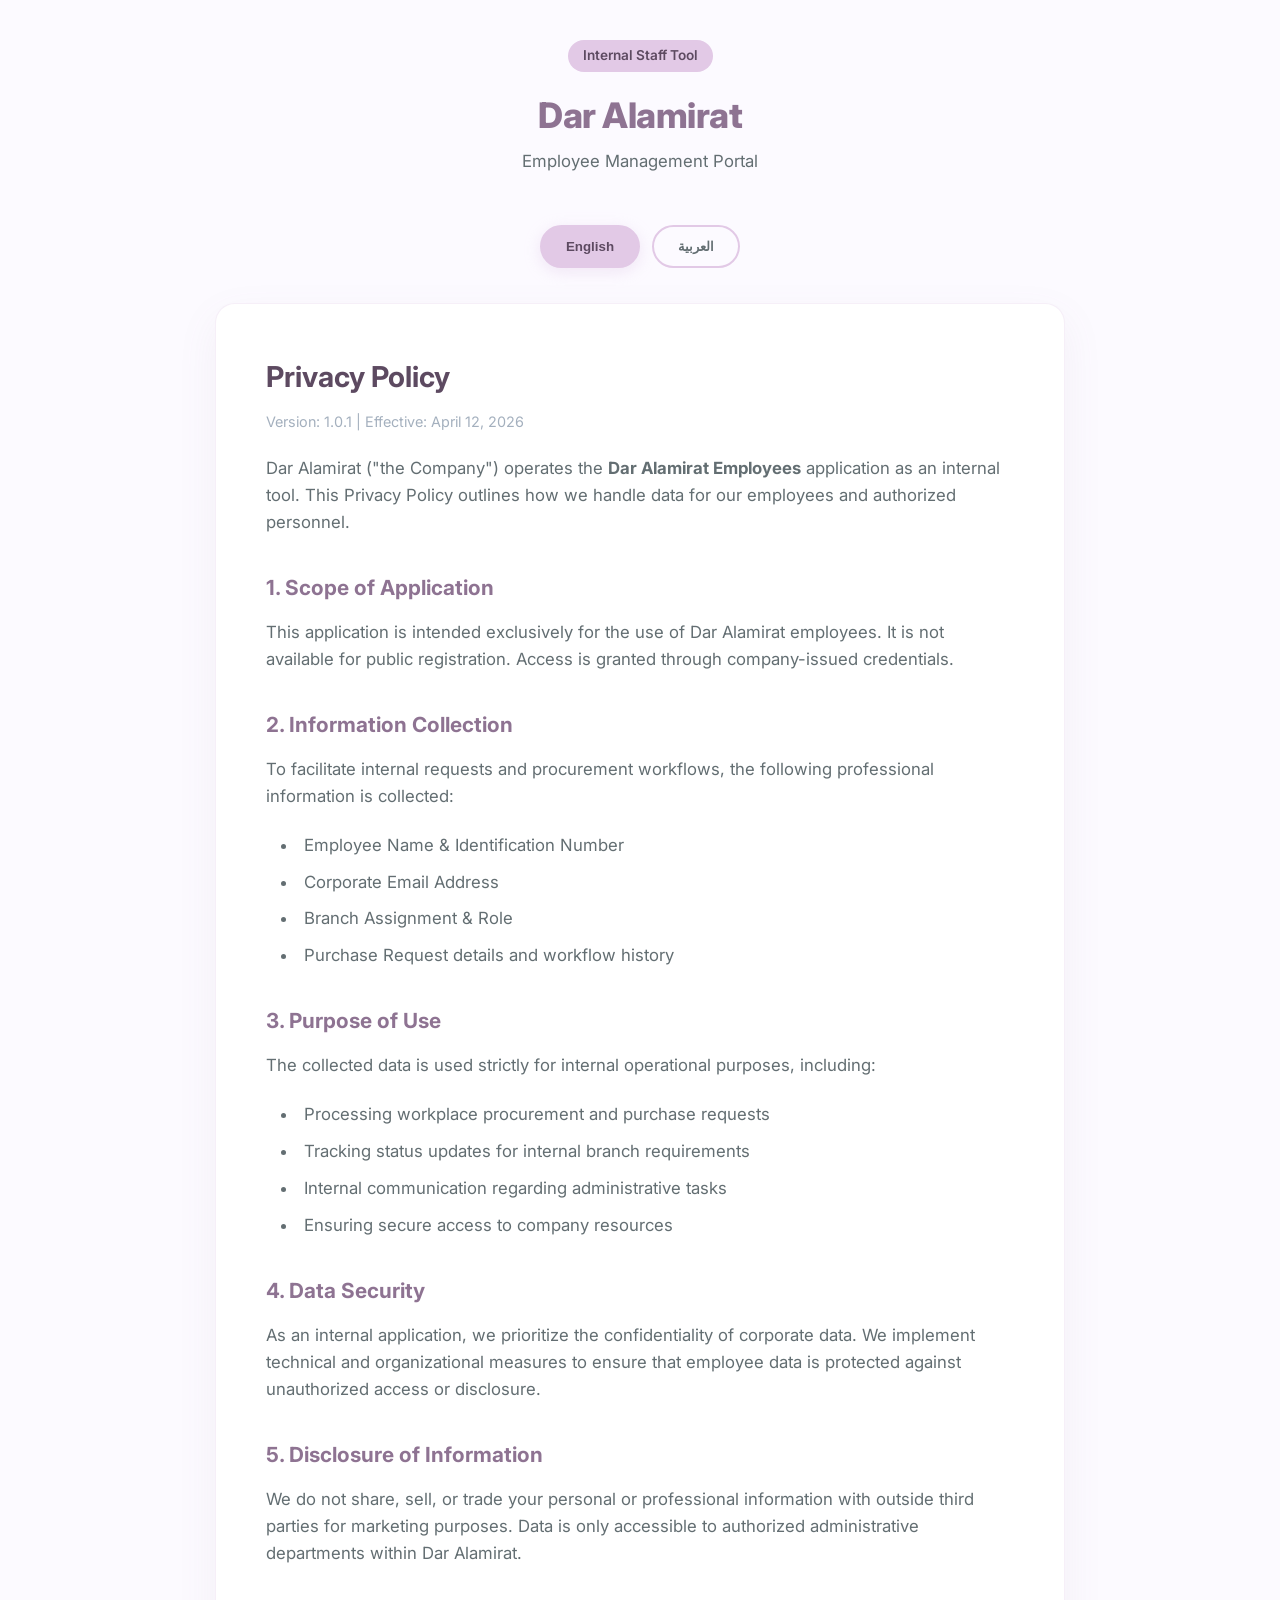
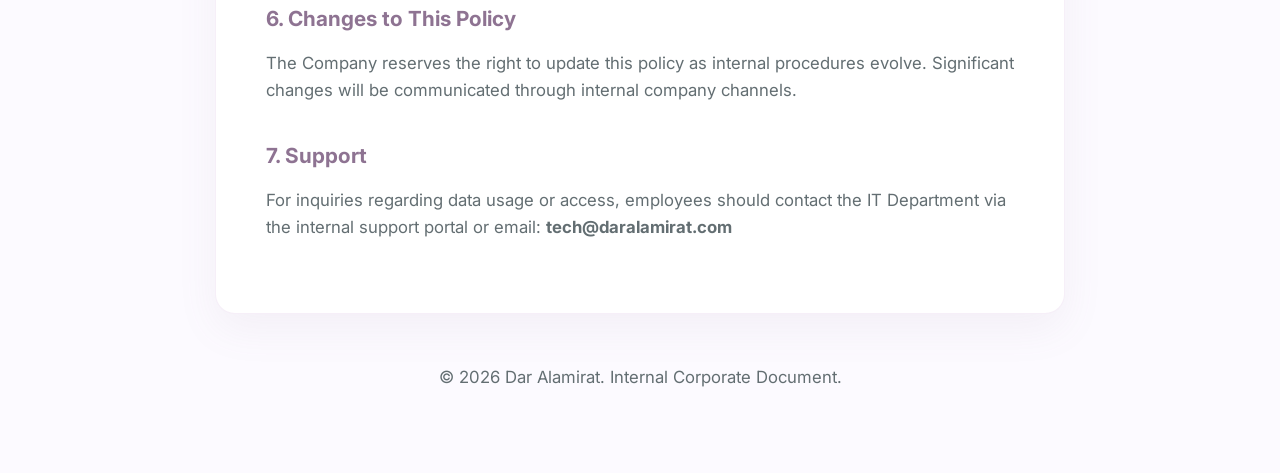
<file: privacy policy/index.html>
<!DOCTYPE html>
<html lang="en" dir="ltr">
<head>
    <meta charset="UTF-8">
    <meta name="viewport" content="width=device-width, initial-scale=1.0">
    <title>Privacy Policy - Dar Alamirat Employees</title>
    <link rel="preconnect" href="https://fonts.googleapis.com">
    <link rel="preconnect" href="https://fonts.gstatic.com" crossorigin>
    <link href="https://fonts.googleapis.com/css2?family=Inter:wght@400;600;700&family=Noto+Kufi+Arabic:wght@400;600;700&display=swap" rel="stylesheet">
    <style>
        :root {
            --primary-color: #E2C9E6;
            --primary-dark: #b399b7;
            --text-main: #2d3436;
            --text-light: #636e72;
            --bg-color: #fcfaff;
            --card-bg: #ffffff;
            --border-radius: 20px;
        }

        * {
            box-sizing: border-box;
            margin: 0;
            padding: 0;
        }

        body {
            font-family: 'Inter', 'Noto Kufi Arabic', sans-serif;
            background-color: var(--bg-color);
            color: var(--text-main);
            line-height: 1.6;
            padding: 40px 20px;
        }

        .container {
            max-width: 850px;
            margin: 0 auto;
        }

        header {
            text-align: center;
            margin-bottom: 50px;
            animation: fadeIn 0.8s ease-out;
        }

        .logo {
            font-size: 2.2rem;
            font-weight: 800;
            color: #8e7392; /* Derived darker version of your primary for readability */
            margin-bottom: 5px;
            letter-spacing: -0.5px;
        }

        .badge {
            display: inline-block;
            background: var(--primary-color);
            padding: 5px 15px;
            border-radius: 20px;
            font-size: 0.85rem;
            font-weight: 600;
            color: #5d4a61;
            margin-bottom: 15px;
        }

        .language-switcher {
            display: flex;
            justify-content: center;
            gap: 12px;
            margin-bottom: 35px;
        }

        button {
            padding: 12px 24px;
            border: 2px solid var(--primary-color);
            border-radius: 30px;
            background: transparent;
            color: var(--text-light);
            cursor: pointer;
            font-weight: 700;
            transition: all 0.3s cubic-bezier(0.4, 0, 0.2, 1);
        }

        button.active {
            background: var(--primary-color);
            color: #5d4a61;
            box-shadow: 0 4px 15px rgba(226, 201, 230, 0.4);
        }

        .policy-card {
            background: var(--card-bg);
            padding: 50px;
            border-radius: var(--border-radius);
            box-shadow: 0 15px 40px rgba(142, 115, 146, 0.08);
            margin-bottom: 40px;
            border: 1px solid rgba(226, 201, 230, 0.3);
        }

        h1 {
            font-size: 1.8rem;
            margin-bottom: 10px;
            color: #5d4a61;
        }

        h2 {
            color: #8e7392;
            margin: 35px 0 15px;
            font-size: 1.3rem;
            font-weight: 700;
        }

        p, ul {
            margin-bottom: 22px;
            color: var(--text-light);
            font-size: 1.05rem;
        }

        ul {
            list-style-position: inside;
            padding-left: 15px;
        }

        li {
            margin-bottom: 10px;
        }

        .hidden {
            display: none;
        }

        [dir="rtl"] {
            text-align: right;
        }

        footer {
            text-align: center;
            color: var(--text-light);
            font-size: 0.95rem;
            margin-top: 50px;
            padding-bottom: 20px;
        }

        @keyframes fadeIn {
            from { opacity: 0; transform: translateY(15px); }
            to { opacity: 1; transform: translateY(0); }
        }

        @media (max-width: 600px) {
            .policy-card {
                padding: 30px 20px;
            }
            .logo { font-size: 1.8rem; }
        }
    </style>
</head>
<body>

<div class="container">
    <header>
        <div class="badge">Internal Staff Tool</div>
        <div class="logo">Dar Alamirat</div>
        <p>Employee Management Portal</p>
    </header>

    <div class="language-switcher">
        <button id="btn-en" class="active" onclick="showLang('en')">English</button>
        <button id="btn-ar" onclick="showLang('ar')">العربية</button>
    </div>

    <!-- English Content -->
    <div id="content-en" class="policy-card">
        <h1>Privacy Policy</h1>
        <p style="font-size: 0.9rem; color: #a4b0be;">Version: 1.0.1 | Effective: April 12, 2026</p>

        <p>Dar Alamirat ("the Company") operates the <strong>Dar Alamirat Employees</strong> application as an internal tool. This Privacy Policy outlines how we handle data for our employees and authorized personnel.</p>

        <h2>1. Scope of Application</h2>
        <p>This application is intended exclusively for the use of Dar Alamirat employees. It is not available for public registration. Access is granted through company-issued credentials.</p>

        <h2>2. Information Collection</h2>
        <p>To facilitate internal requests and procurement workflows, the following professional information is collected:</p>
        <ul>
            <li>Employee Name & Identification Number</li>
            <li>Corporate Email Address</li>
            <li>Branch Assignment & Role</li>
            <li>Purchase Request details and workflow history</li>
        </ul>

        <h2>3. Purpose of Use</h2>
        <p>The collected data is used strictly for internal operational purposes, including:</p>
        <ul>
            <li>Processing workplace procurement and purchase requests</li>
            <li>Tracking status updates for internal branch requirements</li>
            <li>Internal communication regarding administrative tasks</li>
            <li>Ensuring secure access to company resources</li>
        </ul>

        <h2>4. Data Security</h2>
        <p>As an internal application, we prioritize the confidentiality of corporate data. We implement technical and organizational measures to ensure that employee data is protected against unauthorized access or disclosure.</p>

        <h2>5. Disclosure of Information</h2>
        <p>We do not share, sell, or trade your personal or professional information with outside third parties for marketing purposes. Data is only accessible to authorized administrative departments within Dar Alamirat.</p>

        <h2>6. Changes to This Policy</h2>
        <p>The Company reserves the right to update this policy as internal procedures evolve. Significant changes will be communicated through internal company channels.</p>

        <h2>7. Support</h2>
        <p>For inquiries regarding data usage or access, employees should contact the IT Department via the internal support portal or email: <strong>tech@daralamirat.com</strong></p>
    </div>

    <!-- Arabic Content -->
    <div id="content-ar" class="policy-card hidden" dir="rtl">
        <h1>سياسة الخصوصية</h1>
        <p style="font-size: 0.9rem; color: #a4b0be;">الإصدار: 1.0.1 | تاريخ السريان: 12 أبريل 2026</p>

        <p>تدير دار الأميرات ("الشركة") تطبيق <strong>Dar Alamirat Employees</strong> كأداة داخلية. توضح سياسة الخصوصية هذه كيفية تعاملنا مع البيانات الخاصة بموظفينا والأفراد المصرح لهم.</p>

        <h2>1. نطاق التطبيق</h2>
        <p>هذا التطبيق مخصص حصرياً لاستخدام موظفي دار الأميرات. وهو غير متاح للتسجيل العام. يتم منح حق الوصول من خلال بيانات الاعتماد الصادرة عن الشركة.</p>

        <h2>2. جمع المعلومات</h2>
        <p>لتسهيل الطلبات الداخلية وسير عمل التوريد، يتم جمع المعلومات المهنية التالية:</p>
        <ul>
            <li>اسم الموظف والرقم الوظيفي</li>
            <li>البريد الإلكتروني للشركة</li>
            <li>الفرع المعين والدور الوظيفي</li>
            <li>تفاصيل طلبات الشراء وسجل سير العمل</li>
        </ul>

        <h2>3. غرض الاستخدام</h2>
        <p>تستخدم البيانات المجموعة بدقة للأغراض التشغيلية الداخلية، بما في ذلك:</p>
        <ul>
            <li>معالجة طلبات التوريد والشراء في مكان العمل</li>
            <li>تتبع تحديثات الحالة لمتطلبات الفروع الداخلية</li>
            <li>التواصل الداخلي بخصوص المهام الإدارية</li>
            <li>ضمان الوصول الآمن إلى موارد الشركة</li>
        </ul>

        <h2>4. أمن البيانات</h2>
        <p>باعتبارنا تطبيقاً داخلياً، فإننا نولي الأولوية لسرية بيانات الشركة. نحن نطبق تدابير فنية وتنظيمية لضمان حماية بيانات الموظفين ضد الوصول غير المصرح به أو الكشف عنها.</p>

        <h2>5. الإفصاح عن المعلومات</h2>
        <p>نحن لا نشارك أو نبيع أو نتاجر ببياناتك الشخصية أو المهنية مع أطراف ثالثة خارجية لأغراض التسويق. البيانات متاحة فقط للأقسام الإدارية المخولة داخل دار الأميرات.</p>

        <h2>6. التغييرات على هذه السياسة</h2>
        <p>تحتفظ الشركة بالحق في تحديث هذه السياسة مع تطور الإجراءات الداخلية. سيتم إبلاغ الموظفين بأي تغييرات جوهرية من خلال قنوات الشركة الداخلية.</p>

        <h2>7. الدعم الفني</h2>
        <p>للاستفسارات المتعلقة باستخدام البيانات أو الوصول إليها، يجب على الموظفين التواصل مع قسم تقنية المعلومات عبر بوابة الدعم الداخلية أو البريد الإلكتروني: <strong>tech@daralamirat.com</strong></p>
    </div>

    <footer>
        <p>&copy; 2026 Dar Alamirat. Internal Corporate Document.</p>
    </footer>
</div>

<script>
    function showLang(lang) {
        const enContent = document.getElementById('content-en');
        const arContent = document.getElementById('content-ar');
        const btnEn = document.getElementById('btn-en');
        const btnAr = document.getElementById('btn-ar');

        if (lang === 'en') {
            enContent.classList.remove('hidden');
            arContent.classList.add('hidden');
            btnEn.classList.add('active');
            btnAr.classList.remove('active');
            document.documentElement.dir = 'ltr';
        } else {
            enContent.classList.add('hidden');
            arContent.classList.remove('hidden');
            btnEn.classList.remove('active');
            btnAr.classList.add('active');
            document.documentElement.dir = 'rtl';
        }
    }
</script>

</body>
</html>
</file>
